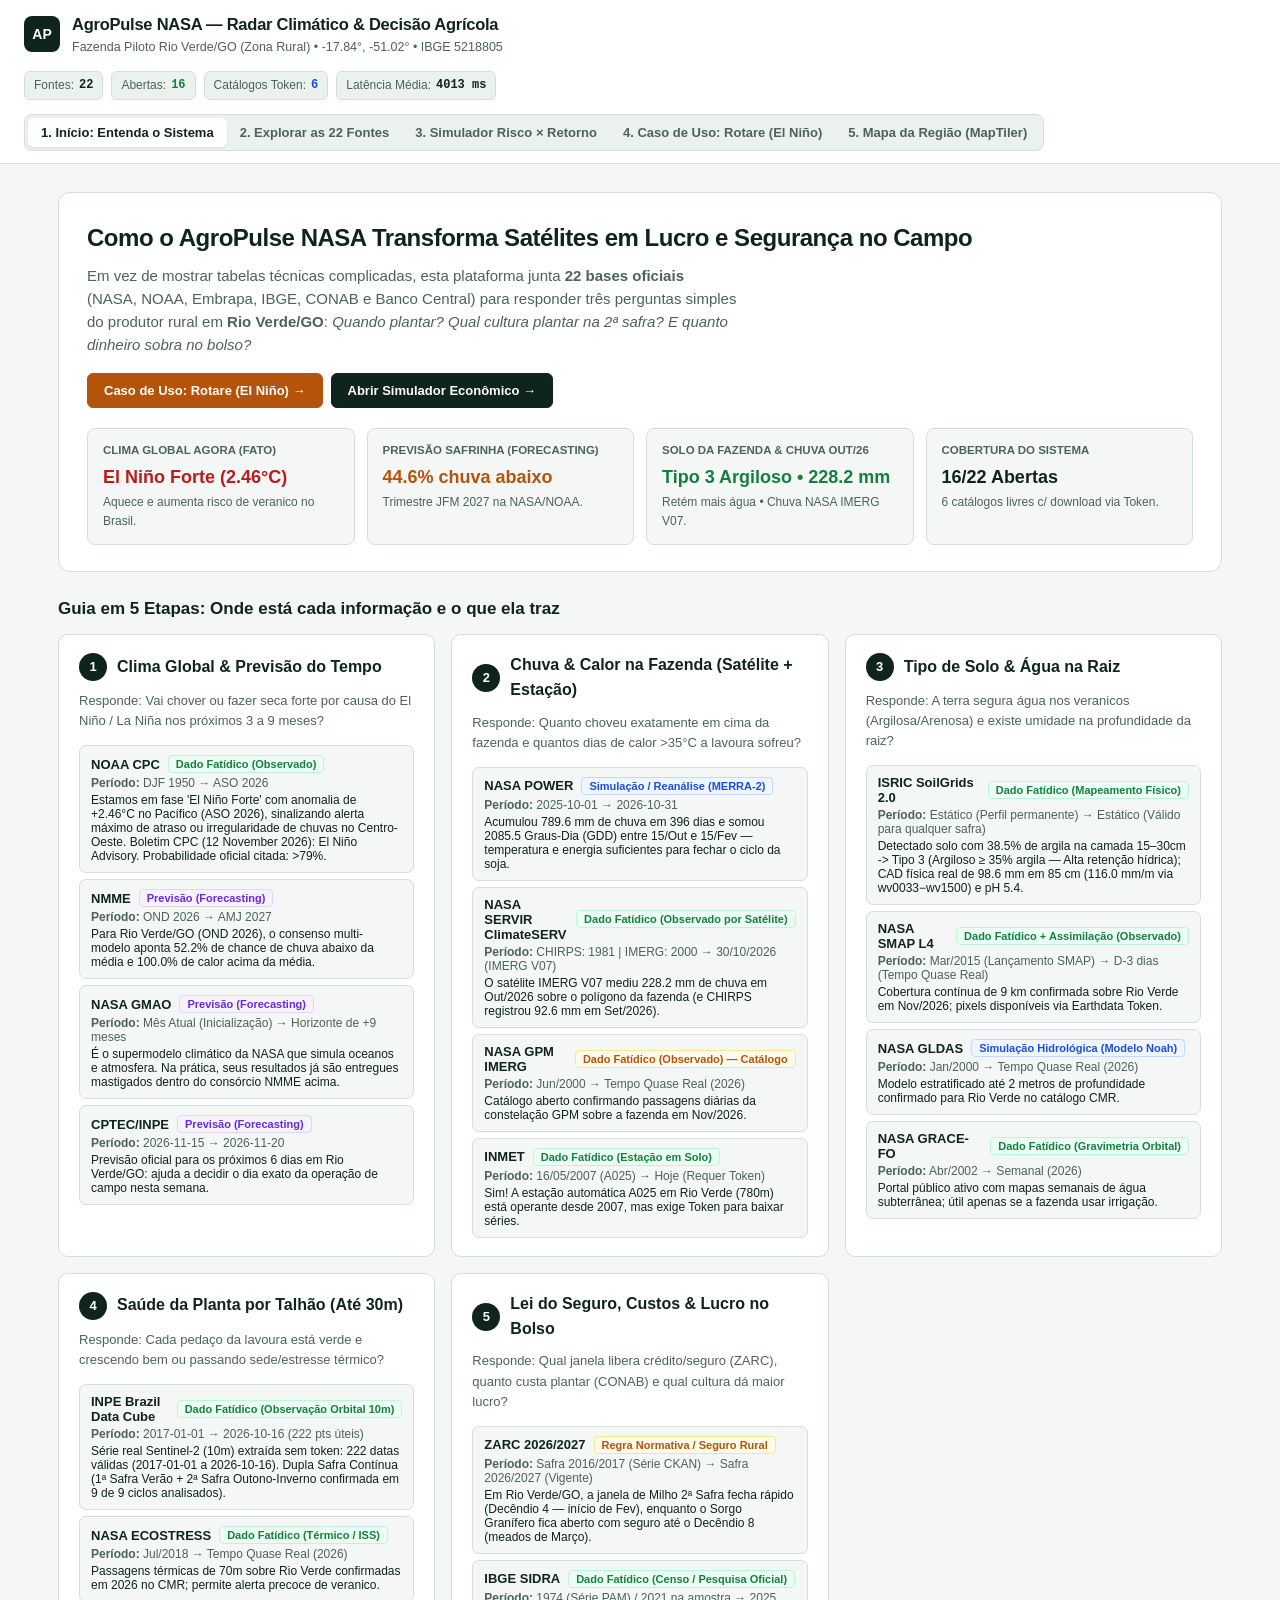
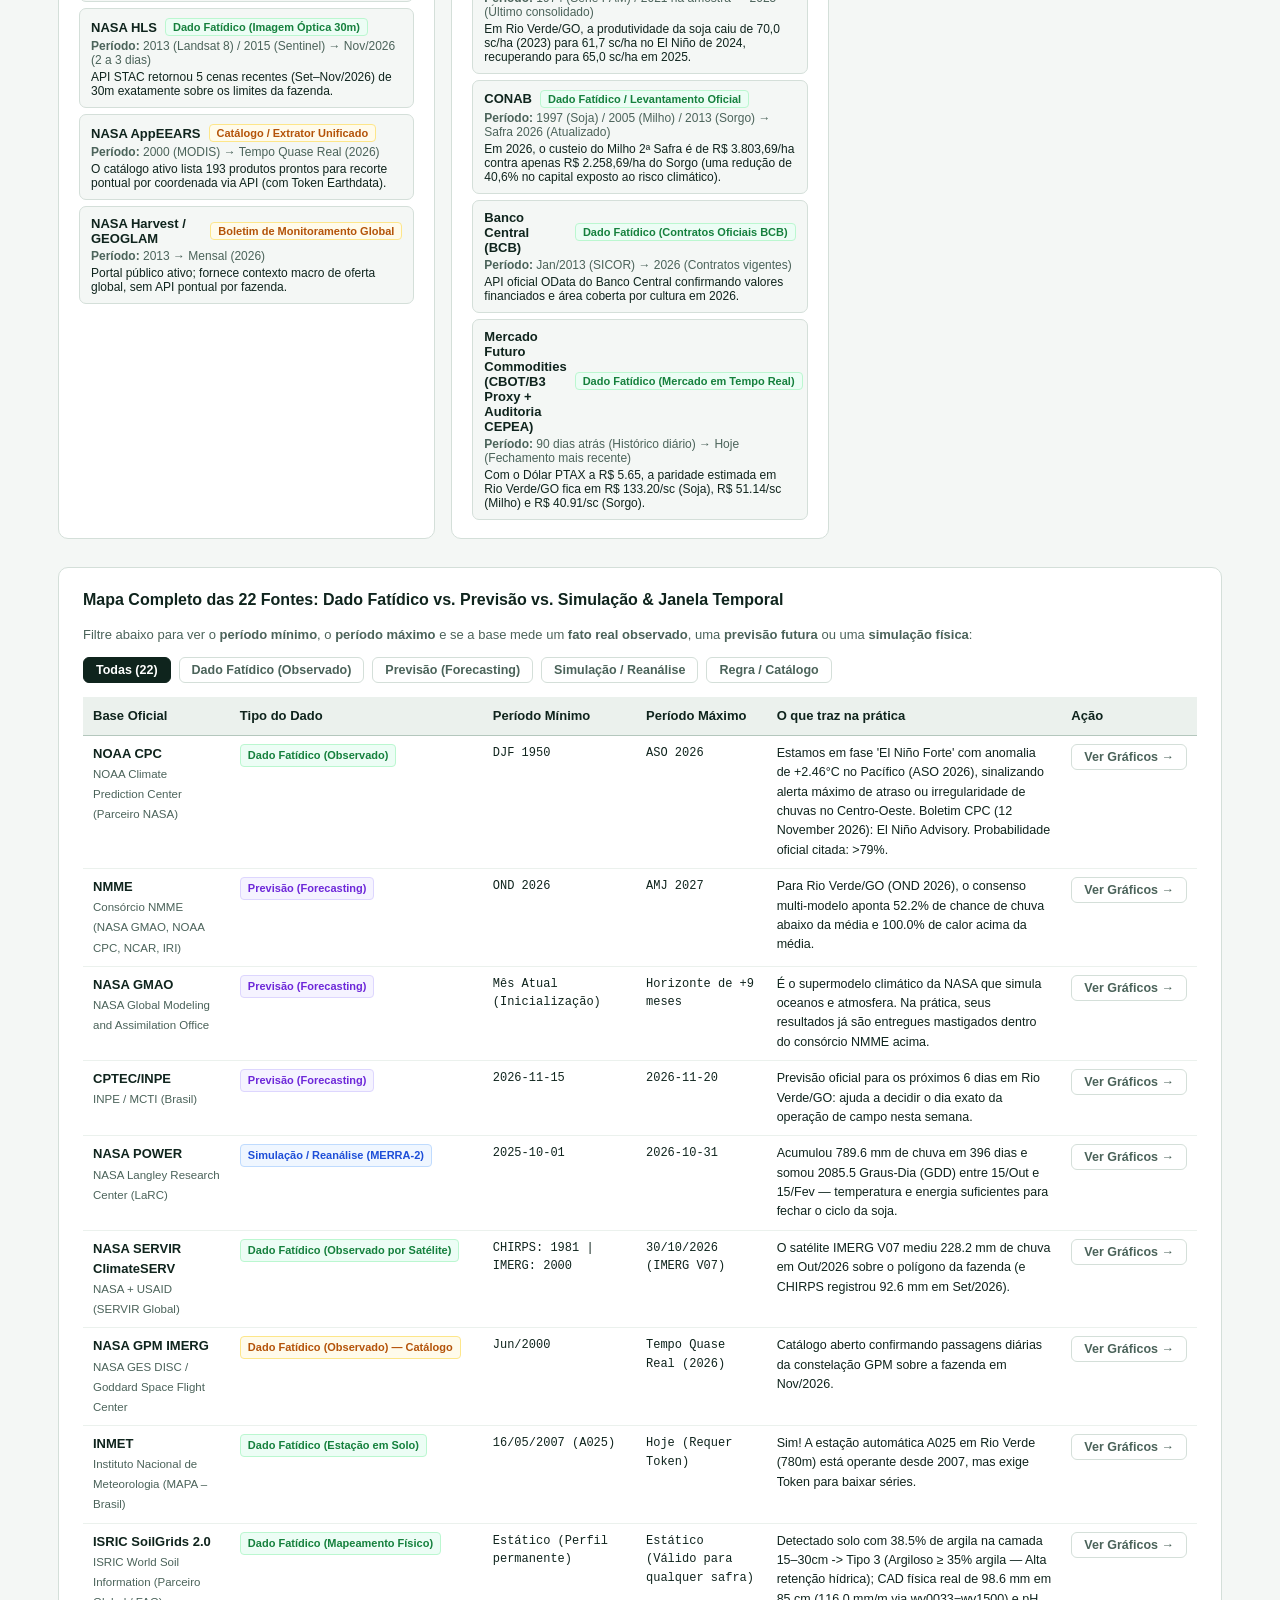
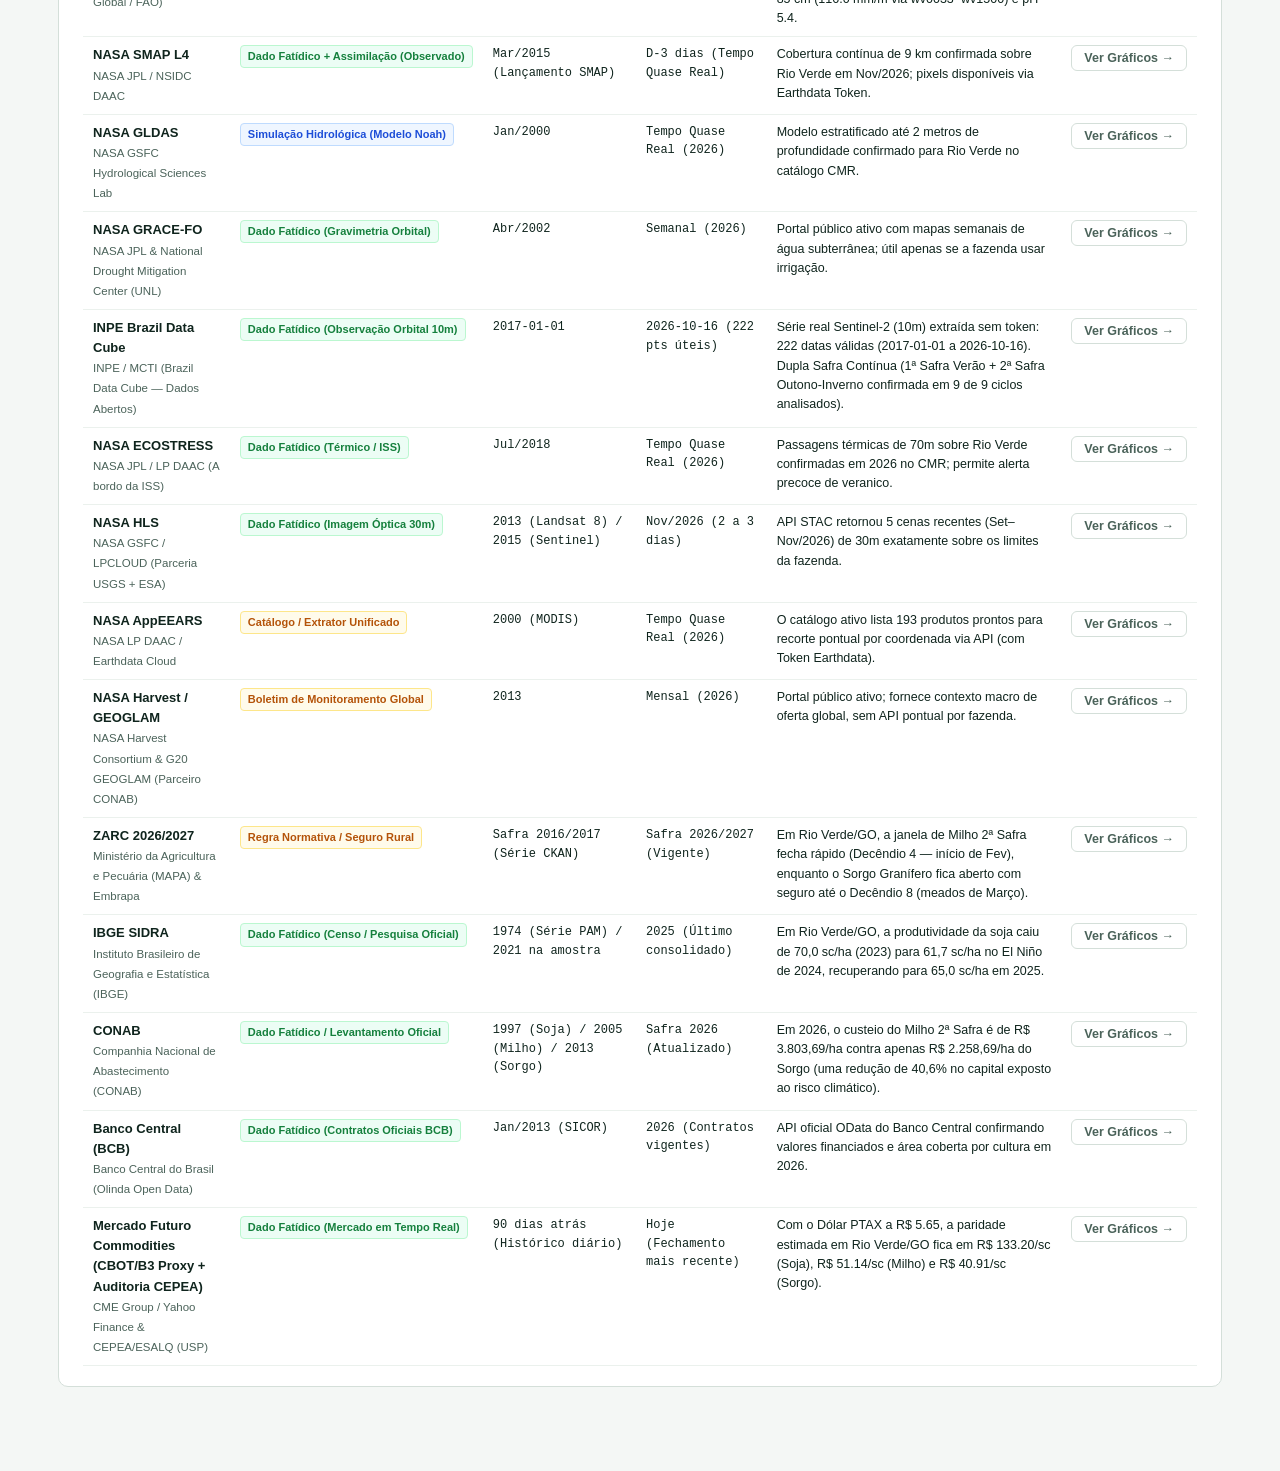
<file: index.html>
<!DOCTYPE html>
<html lang="pt-BR">
<head>
  <meta charset="UTF-8" />
  <meta http-equiv="refresh" content="0; url=frontend/index.html" />
  <title>AgroPulse NASA — Redirecionando...</title>
</head>
<body>
  <p>Redirecionando para o <a href="frontend/index.html">Observatório AgroPulse NASA</a>...</p>
</body>
</html>
</file>
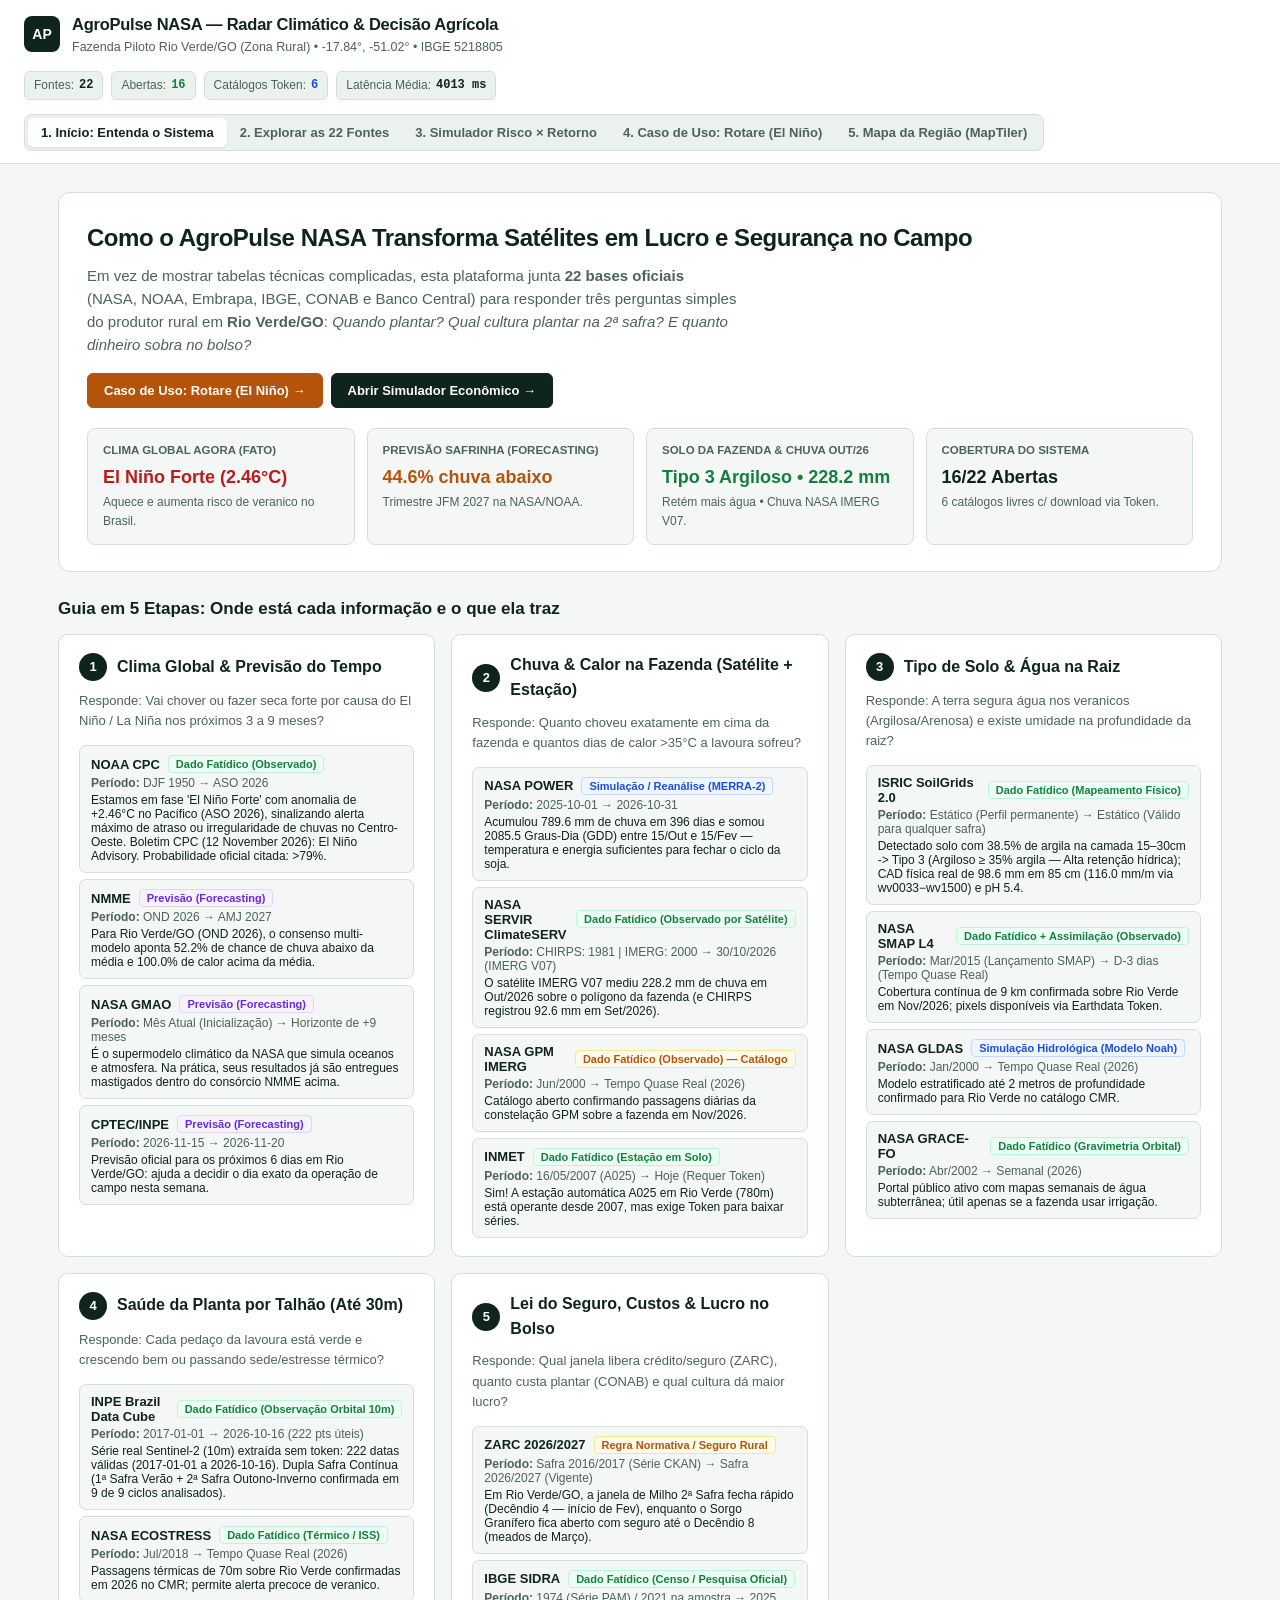
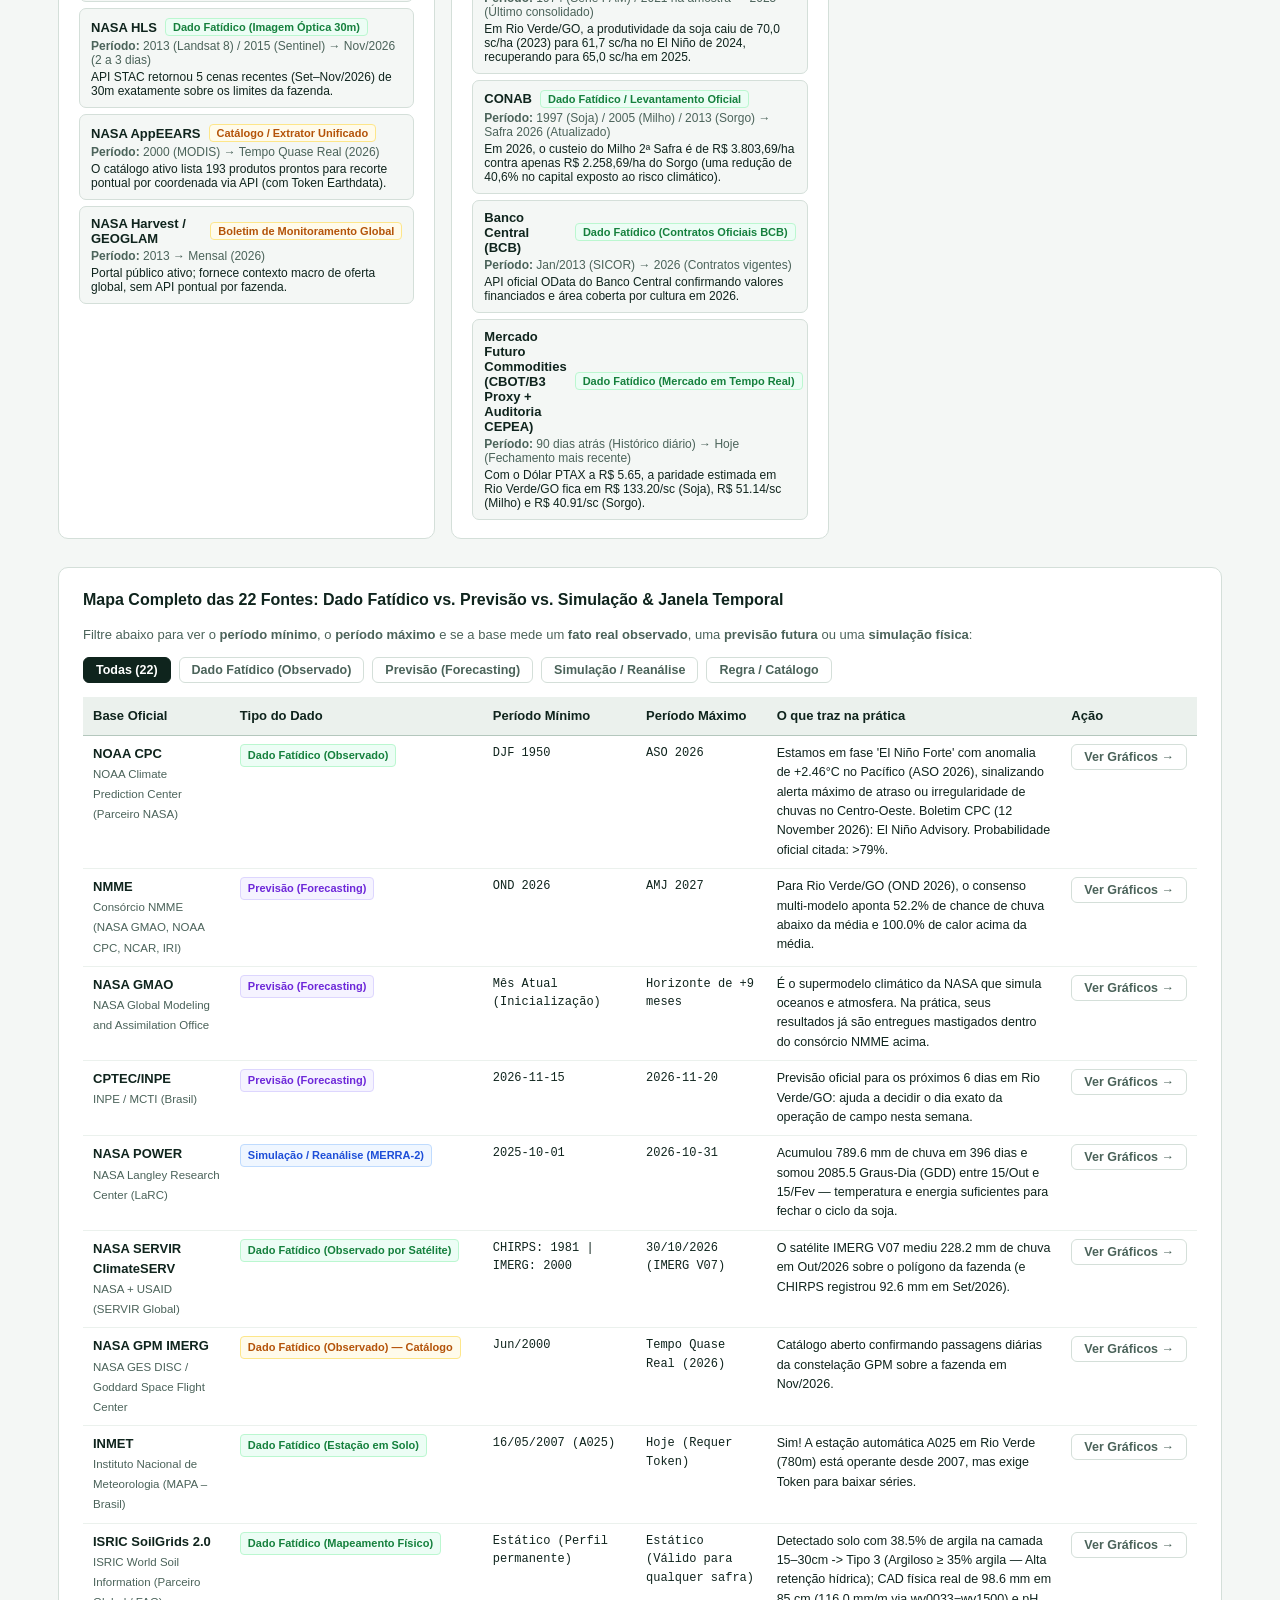
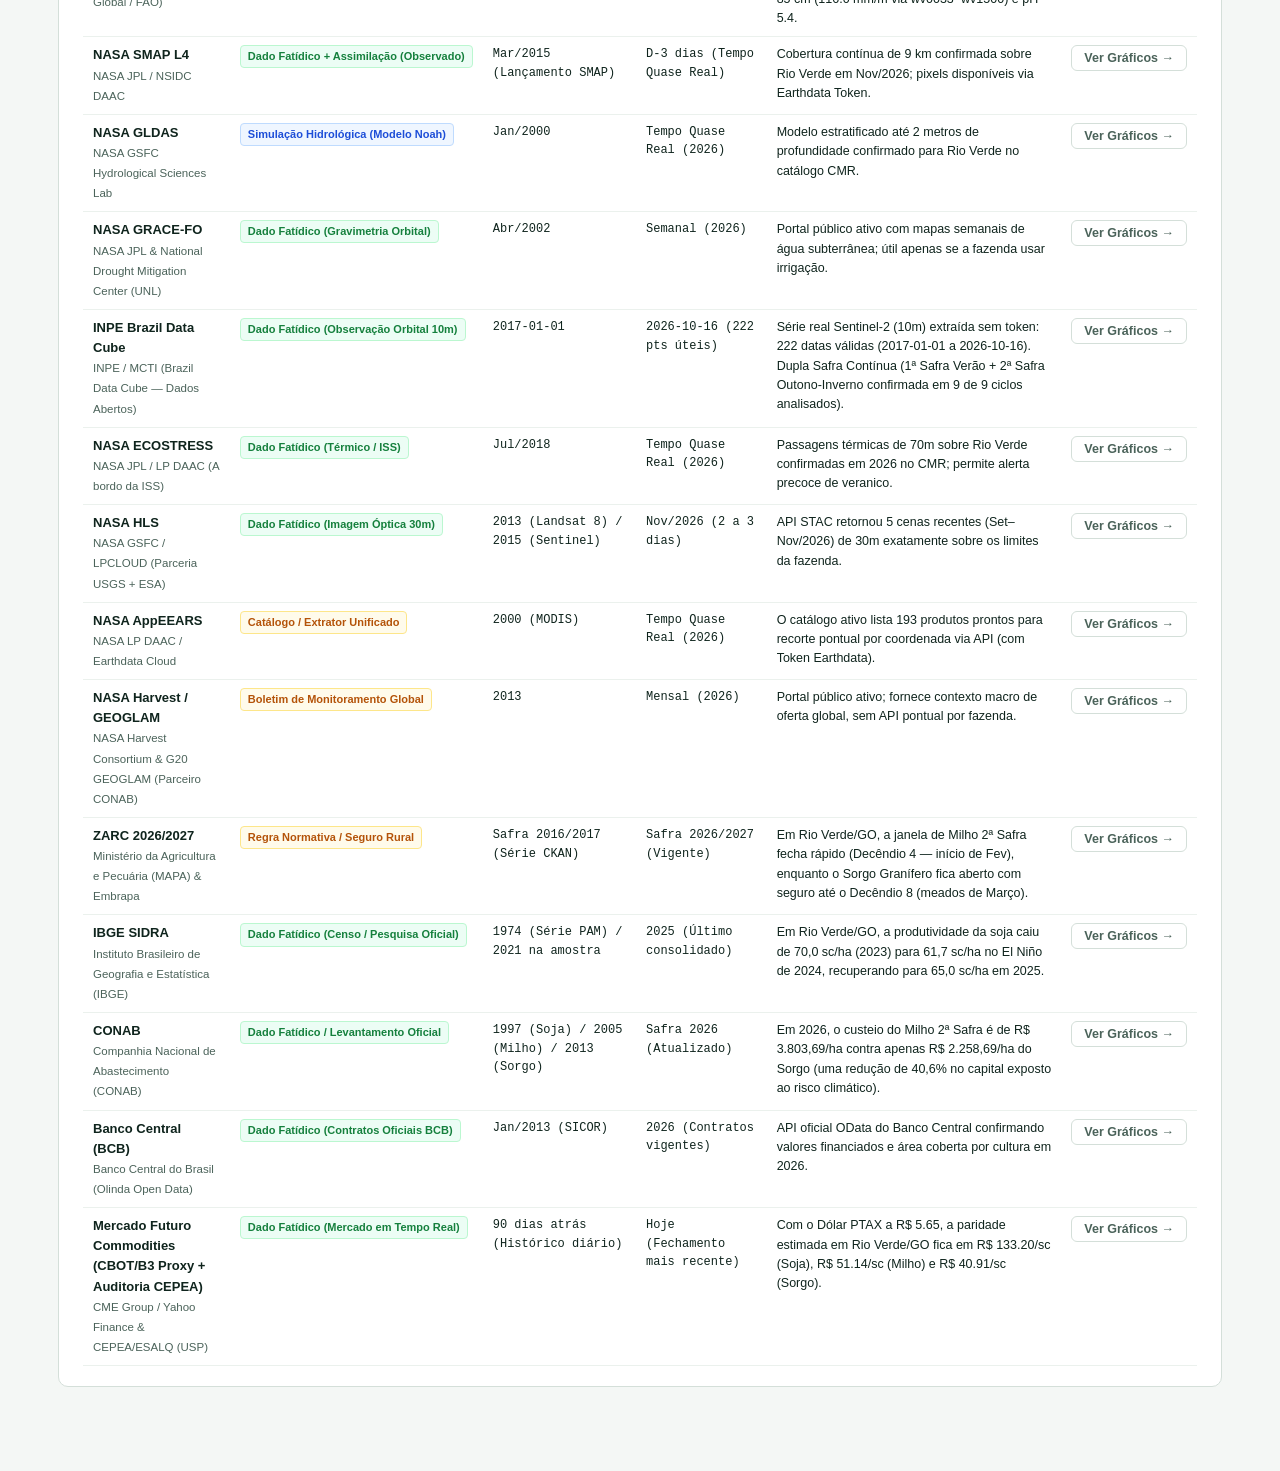
<file: frontend/index.html>
<!DOCTYPE html>
<html lang="pt-BR">
<head>
  <meta charset="UTF-8" />
  <meta name="viewport" content="width=device-width, initial-scale=1.0" />
  <title>AgroPulse NASA — Clima, El Niño e Decisão Agrícola</title>
  <link rel="stylesheet" href="styles.css" />
</head>
<body>
  <header class="topbar">
    <div class="brand">
      <div class="brand-mark">AP</div>
      <div>
        <h1 class="brand-title">AgroPulse NASA — Radar Climático &amp; Decisão Agrícola</h1>
        <p class="brand-sub" id="anchorLabel">Fazenda Piloto Rio Verde/GO (Zona Rural) • -17.84°, -51.02° • IBGE 5218805</p>
      </div>
    </div>

    <div class="topbar-controls">
      <div class="telemetry-strip" id="telemetryStrip"></div>
      <nav class="view-tabs" aria-label="Navegação principal">
        <button class="view-tab active" data-view="home">1. Início: Entenda o Sistema</button>
        <button class="view-tab" data-view="etl">2. Explorar as 22 Fontes</button>
        <button class="view-tab" data-view="simulator">3. Simulador Risco × Retorno</button>
        <button class="view-tab" data-view="rotare">4. Caso de Uso: Rotare (El Niño)</button>
        <button class="view-tab" data-view="maptiler">5. Mapa da Região (MapTiler)</button>
      </nav>
    </div>
  </header>

  <!-- PÁGINA INICIAL: VISÃO GERAL PARA QUALQUER PESSOA ENTENDER -->
  <section class="home-container" id="homeView"></section>

  <!-- EXPLORADOR DETALHADO DE CADA UMA DAS 22 BASES -->
  <main class="shell hidden" id="etlView">
    <aside class="sidebar">
      <input type="search" id="sourceFilter" class="sidebar-search" placeholder="Buscar base (ex: El Niño, Solo, Milho, ZARC)..." />
      <div id="sourceList"></div>
    </aside>

    <section class="stage" id="sourceStage">
      <div class="viz-card">Carregando dados do pipeline ETL...</div>
    </section>
  </main>

  <!-- SIMULADOR ECONÔMICO INTEGRADO -->
  <section class="sim-container hidden" id="simulatorView"></section>

  <!-- CASO DE USO ROTARE COM EL NIÑO -->
  <section class="home-container hidden" id="rotareView"></section>

  <!-- REQUISITOR DE MAPAS & IMAGENS DE REGIÃO (MAPTILER CLOUD) -->
  <section class="home-container hidden" id="maptilerView"></section>

  <!-- Bundle JS local para funcionar 100% no GitHub Pages, HTTP local e file:// -->
  <script src="maptiler_config.js"></script>
  <script src="bundle.js"></script>
  <script src="app.js"></script>
</body>
</html>
</file>
<file: frontend/styles.css>
:root {
  --bg: #f4f7f5;
  --surface: #ffffff;
  --surface-alt: #ebf1ed;
  --ink: #0f241d;
  --ink-muted: #4b635a;
  --border: #d4dfd9;
  --border-strong: #b4c7bd;
  --cobalt: #1d4ed8;
  --cobalt-soft: #eff6ff;
  --emerald: #15803d;
  --emerald-soft: #ecfdf5;
  --amber: #b45309;
  --amber-soft: #fffbeb;
  --crimson: #b91c1c;
  --crimson-soft: #fef2f2;
  --purple: #6d28d9;
  --purple-soft: #f5f3ff;
  --font-sans: "Plus Jakarta Sans", -apple-system, BlinkMacSystemFont, "Segoe UI", Roboto, sans-serif;
  --font-mono: "JetBrains Mono", ui-monospace, SFMono-Regular, Menlo, monospace;
}

*, *::before, *::after {
  box-sizing: border-box;
}

body {
  margin: 0;
  background: var(--bg);
  color: var(--ink);
  font-family: var(--font-sans);
  line-height: 1.55;
  -webkit-font-smoothing: antialiased;
}

.num, code, pre {
  font-family: var(--font-mono);
  font-variant-numeric: tabular-nums;
}

.hidden {
  display: none !important;
}

/* Topbar */
.topbar {
  background: var(--surface);
  border-bottom: 1px solid var(--border);
  padding: 12px 24px;
  display: flex;
  flex-wrap: wrap;
  align-items: center;
  justify-content: space-between;
  gap: 14px;
  position: sticky;
  top: 0;
  z-index: 30;
}

.brand {
  display: flex;
  align-items: center;
  gap: 12px;
}

.brand-mark {
  width: 36px;
  height: 36px;
  border-radius: 8px;
  background: var(--ink);
  color: #ffffff;
  display: grid;
  place-items: center;
  font-weight: 700;
  font-size: 14px;
}

.brand-title {
  margin: 0;
  font-size: 16.5px;
  font-weight: 700;
  letter-spacing: -0.015em;
}

.brand-sub {
  margin: 0;
  font-size: 12.5px;
  color: var(--ink-muted);
}

.topbar-controls {
  display: flex;
  align-items: center;
  gap: 14px;
  flex-wrap: wrap;
}

.telemetry-strip {
  display: flex;
  gap: 8px;
  font-size: 12px;
  color: var(--ink-muted);
}

.telemetry-pill {
  background: var(--surface-alt);
  border: 1px solid var(--border);
  padding: 4px 9px;
  border-radius: 6px;
  display: flex;
  align-items: center;
  gap: 5px;
}

.telemetry-pill strong {
  color: var(--ink);
  font-family: var(--font-mono);
}

.view-tabs {
  display: inline-flex;
  background: var(--surface-alt);
  padding: 3px;
  border-radius: 8px;
  border: 1px solid var(--border);
  flex-wrap: wrap;
}

.view-tab {
  border: none;
  background: transparent;
  padding: 7px 13px;
  border-radius: 6px;
  font-family: var(--font-sans);
  font-size: 13px;
  font-weight: 600;
  color: var(--ink-muted);
  cursor: pointer;
}

.view-tab.active {
  background: var(--surface);
  color: var(--ink);
  box-shadow: 0 1px 2px rgba(15, 36, 29, 0.08);
}

/* Home Landing Page */
.home-container {
  max-width: 1220px;
  margin: 0 auto;
  padding: 28px 28px 64px;
}

.hero-card {
  background: var(--surface);
  border: 1px solid var(--border);
  border-radius: 12px;
  padding: 26px 28px;
  margin-bottom: 24px;
}

.hero-card h2 {
  margin: 0 0 8px;
  font-size: 24px;
  letter-spacing: -0.02em;
}

.hero-lead {
  margin: 0;
  color: var(--ink-muted);
  font-size: 15px;
  max-width: 78ch;
}

.hero-highlights {
  display: grid;
  grid-template-columns: repeat(4, 1fr);
  gap: 12px;
  margin-top: 20px;
}

.highlight-box {
  background: var(--bg);
  border: 1px solid var(--border);
  border-radius: 8px;
  padding: 13px 15px;
}

.highlight-box .h-tag {
  font-size: 11.5px;
  font-weight: 700;
  color: var(--ink-muted);
}

.highlight-box .h-val {
  font-size: 18px;
  font-weight: 700;
  margin: 4px 0 2px;
}

.highlight-box .h-desc {
  font-size: 12px;
  color: var(--ink-muted);
}

.flow-grid {
  display: grid;
  grid-template-columns: repeat(auto-fit, minmax(340px, 1fr));
  gap: 16px;
  margin-bottom: 28px;
}

.flow-card {
  background: var(--surface);
  border: 1px solid var(--border);
  border-radius: 10px;
  padding: 18px 20px;
  display: flex;
  flex-direction: column;
  gap: 10px;
}

.flow-card-head {
  display: flex;
  align-items: center;
  gap: 10px;
}

.step-num {
  width: 28px;
  height: 28px;
  border-radius: 50%;
  background: var(--ink);
  color: #fff;
  display: grid;
  place-items: center;
  font-size: 13px;
  font-weight: 700;
  flex-shrink: 0;
}

.flow-card h3 {
  margin: 0;
  font-size: 16px;
}

.flow-chips {
  display: flex;
  flex-direction: column;
  gap: 6px;
  margin-top: 4px;
}

.flow-chip {
  text-align: left;
  border: 1px solid var(--border);
  background: var(--bg);
  border-radius: 7px;
  padding: 9px 11px;
  cursor: pointer;
  font-family: var(--font-sans);
  display: flex;
  flex-direction: column;
  gap: 3px;
}

.flow-chip:hover {
  border-color: var(--cobalt);
  background: var(--cobalt-soft);
}

.flow-chip-top {
  display: flex;
  justify-content: space-between;
  align-items: center;
  gap: 8px;
  font-size: 13px;
  font-weight: 700;
  color: var(--ink);
}

.flow-chip-sub {
  font-size: 12px;
  color: var(--ink-muted);
}

/* Natureza Badges */
.nature-pill {
  display: inline-block;
  padding: 2px 7px;
  border-radius: 4px;
  font-size: 11px;
  font-weight: 700;
  white-space: nowrap;
}

.nat-fact { background: var(--emerald-soft); color: var(--emerald); border: 1px solid #bbf7d0; }
.nat-fcst { background: var(--purple-soft); color: var(--purple); border: 1px solid #ddd6fe; }
.nat-sim { background: var(--cobalt-soft); color: var(--cobalt); border: 1px solid #bfdbfe; }
.nat-rule { background: var(--amber-soft); color: var(--amber); border: 1px solid #fde68a; }

.filter-pills {
  display: flex;
  gap: 8px;
  flex-wrap: wrap;
  margin-bottom: 14px;
}

.filter-pill {
  border: 1px solid var(--border);
  background: var(--surface);
  padding: 5px 12px;
  border-radius: 6px;
  font-size: 12.5px;
  font-weight: 600;
  cursor: pointer;
  color: var(--ink-muted);
}

.filter-pill.active {
  background: var(--ink);
  color: #fff;
  border-color: var(--ink);
}

/* Main Shell */
.shell {
  display: grid;
  grid-template-columns: 330px 1fr;
  min-height: calc(100vh - 67px);
}

.sidebar {
  background: var(--surface);
  border-right: 1px solid var(--border);
  padding: 16px 12px;
  overflow-y: auto;
  max-height: calc(100vh - 67px);
  position: sticky;
  top: 67px;
}

.sidebar-search {
  width: 100%;
  padding: 8px 10px;
  border: 1px solid var(--border);
  border-radius: 6px;
  font-family: var(--font-sans);
  font-size: 13px;
  margin-bottom: 14px;
  background: var(--bg);
}

.layer-group { margin-bottom: 16px; }

.layer-heading {
  font-size: 11.5px;
  font-weight: 700;
  color: var(--ink-muted);
  padding: 4px 8px;
  margin: 0 0 4px 0;
  border-bottom: 1px solid var(--surface-alt);
}

.source-btn {
  width: 100%;
  text-align: left;
  border: 1px solid transparent;
  background: transparent;
  padding: 8px 10px;
  border-radius: 6px;
  cursor: pointer;
  display: flex;
  flex-direction: column;
  gap: 3px;
  margin-bottom: 2px;
  font-family: var(--font-sans);
}

.source-btn:hover { background: var(--bg); }
.source-btn.active { background: var(--cobalt-soft); border-color: #bfdbfe; }

.source-btn-top {
  display: flex;
  align-items: center;
  justify-content: space-between;
  gap: 6px;
  width: 100%;
}

.source-btn-name {
  font-size: 13px;
  font-weight: 600;
  color: var(--ink);
  white-space: nowrap;
  overflow: hidden;
  text-overflow: ellipsis;
}

.source-btn-meta {
  display: flex;
  align-items: center;
  justify-content: space-between;
  font-size: 11px;
  color: var(--ink-muted);
}

.dot { width: 8px; height: 8px; border-radius: 50%; flex-shrink: 0; }
.dot.open { background: var(--emerald); }
.dot.discovery { background: var(--cobalt); }
.dot.partial { background: var(--amber); }
.dot.error { background: var(--crimson); }

/* Stage */
.stage {
  padding: 24px 32px 48px;
  max-width: 1160px;
  width: 100%;
}

.source-header {
  background: var(--surface);
  border: 1px solid var(--border);
  border-radius: 10px;
  padding: 20px 24px;
  margin-bottom: 20px;
}

.source-title-row {
  display: flex;
  justify-content: space-between;
  align-items: flex-start;
  gap: 16px;
  flex-wrap: wrap;
}

.source-title { margin: 0; font-size: 21px; font-weight: 700; letter-spacing: -0.02em; }
.source-provider { margin: 3px 0 0; font-size: 13.5px; color: var(--ink-muted); }

/* Caixa em Linguagem Humana */
.plain-box {
  margin-top: 14px;
  background: var(--emerald-soft);
  border: 1px solid #bbf7d0;
  border-radius: 8px;
  padding: 13px 16px;
}

.plain-box-q {
  font-size: 12.5px;
  font-weight: 700;
  color: var(--emerald);
  margin-bottom: 4px;
}

.plain-box-a {
  font-size: 14px;
  color: var(--ink);
  margin: 0;
}

.period-strip {
  display: flex;
  gap: 10px;
  flex-wrap: wrap;
  margin-top: 12px;
  align-items: center;
}

.period-pill {
  background: var(--surface-alt);
  border: 1px solid var(--border);
  border-radius: 6px;
  padding: 4px 10px;
  font-size: 12px;
}

.source-url {
  display: inline-block;
  margin-top: 10px;
  font-family: var(--font-mono);
  font-size: 11.5px;
  color: var(--cobalt);
  background: var(--cobalt-soft);
  padding: 4px 8px;
  border-radius: 4px;
  text-decoration: none;
  word-break: break-all;
}

.status-badge {
  padding: 5px 10px;
  border-radius: 6px;
  font-size: 12px;
  font-weight: 700;
  display: inline-flex;
  align-items: center;
  gap: 6px;
  white-space: nowrap;
}

.status-badge.open { background: var(--emerald-soft); color: var(--emerald); border: 1px solid #bbf7d0; }
.status-badge.discovery { background: var(--cobalt-soft); color: var(--cobalt); border: 1px solid #bfdbfe; }
.status-badge.partial { background: var(--amber-soft); color: var(--amber); border: 1px solid #fde68a; }
.status-badge.error { background: var(--crimson-soft); color: var(--crimson); border: 1px solid #fecaca; }

.audit-grid {
  display: grid;
  grid-template-columns: repeat(4, 1fr);
  gap: 10px;
  margin-top: 16px;
  padding-top: 14px;
  border-top: 1px solid var(--surface-alt);
}

.audit-cell {
  background: var(--bg);
  border: 1px solid var(--border);
  border-radius: 8px;
  padding: 10px 12px;
}

.audit-label { font-size: 11px; font-weight: 700; color: var(--ink-muted); margin-bottom: 3px; }
.audit-val { font-size: 12.5px; font-weight: 600; color: var(--ink); }
.audit-sub { font-size: 11.5px; color: var(--ink-muted); margin-top: 2px; }

.note-banner {
  margin-top: 12px;
  background: var(--amber-soft);
  border-left: 4px solid var(--amber);
  padding: 10px 14px;
  border-radius: 0 8px 8px 0;
  font-size: 13px;
  color: #78350f;
}

/* Visualization Panel */
.viz-card {
  background: var(--surface);
  border: 1px solid var(--border);
  border-radius: 10px;
  padding: 20px 24px;
  margin-bottom: 20px;
}

.viz-card h3 { margin: 0 0 12px; font-size: 16px; font-weight: 700; }

.kpi-row {
  display: grid;
  grid-template-columns: repeat(auto-fit, minmax(165px, 1fr));
  gap: 10px;
  margin-bottom: 16px;
}

.kpi-box {
  background: var(--bg);
  border: 1px solid var(--border);
  border-radius: 8px;
  padding: 11px 13px;
}

.kpi-box .k-lbl { font-size: 12px; color: var(--ink-muted); }
.kpi-box .k-val { font-size: 18px; font-weight: 700; font-family: var(--font-mono); margin-top: 2px; }

/* Tables */
.data-table { width: 100%; border-collapse: collapse; font-size: 13px; }
.data-table th {
  text-align: left;
  padding: 9px 10px;
  background: var(--surface-alt);
  border-bottom: 1px solid var(--border-strong);
  font-weight: 700;
}
.data-table td { padding: 8px 10px; border-bottom: 1px solid var(--surface-alt); vertical-align: top; }

/* Custom Visual Components */
.pipeline-steps {
  display: grid;
  grid-template-columns: repeat(auto-fit, minmax(190px, 1fr));
  gap: 10px;
  margin: 14px 0;
}

.p-step {
  background: var(--bg);
  border: 1px solid var(--border);
  border-radius: 8px;
  padding: 12px;
}

.p-step strong { display: block; font-size: 13px; margin-bottom: 4px; }
.p-step span { font-size: 12px; color: var(--ink-muted); }

/* 7-Day Weather Strip */
.weather-strip {
  display: grid;
  grid-template-columns: repeat(auto-fit, minmax(120px, 1fr));
  gap: 10px;
}

.w-day {
  background: var(--bg);
  border: 1px solid var(--border);
  border-radius: 8px;
  padding: 12px;
  text-align: center;
}

.w-temp-bar {
  height: 8px;
  border-radius: 4px;
  background: linear-gradient(90deg, #3b82f6, #f59e0b);
  margin: 8px 0;
}

/* Progress Meter */
.progress-track {
  height: 22px;
  background: var(--surface-alt);
  border-radius: 6px;
  overflow: hidden;
  border: 1px solid var(--border);
  margin: 8px 0;
}

.progress-fill {
  height: 100%;
  background: var(--emerald);
  color: #fff;
  font-size: 11.5px;
  font-weight: 700;
  display: flex;
  align-items: center;
  padding-left: 10px;
}

/* ZARC 36-Decendio Calendar */
.zarc-matrix { display: flex; flex-direction: column; gap: 12px; }
.zarc-row { border: 1px solid var(--border); border-radius: 8px; padding: 12px 14px; }
.zarc-row-head { display: flex; justify-content: space-between; align-items: center; margin-bottom: 8px; flex-wrap: wrap; gap: 8px; }
.dec-grid { display: grid; grid-template-columns: repeat(36, 1fr); gap: 2px; }
.dec-cell { height: 22px; border-radius: 2px; display: grid; place-items: center; font-size: 9px; font-family: var(--font-mono); color: #fff; }
.dec-0 { background: #e2e8f0; color: #64748b; }
.dec-20 { background: #15803d; }
.dec-30 { background: #d97706; }
.dec-40 { background: #dc2626; }
.month-axis { display: grid; grid-template-columns: repeat(12, 1fr); font-size: 11px; color: var(--ink-muted); text-align: center; margin-top: 4px; font-weight: 600; }

/* NMME Terciles */
.tercile-row { display: grid; grid-template-columns: 110px 1fr; align-items: center; gap: 12px; margin-bottom: 10px; }
.tercile-bar { display: flex; height: 26px; border-radius: 6px; overflow: hidden; border: 1px solid var(--border); font-size: 11.5px; font-family: var(--font-mono); font-weight: 600; color: #fff; }
.t-below { background: #d97706; display: grid; place-items: center; }
.t-norm { background: #64748b; display: grid; place-items: center; }
.t-above { background: #1d4ed8; display: grid; place-items: center; }

/* Soil & Cost Stacked Bars */
.soil-stack { display: flex; height: 30px; border-radius: 6px; overflow: hidden; margin: 6px 0 12px; font-size: 11.5px; font-weight: 600; color: #fff; }

/* Horizontal Bar Chart */
.hbar-row { display: grid; grid-template-columns: 190px 1fr 110px; align-items: center; gap: 10px; margin-bottom: 8px; font-size: 12.5px; }
.hbar-track { background: var(--surface-alt); height: 18px; border-radius: 4px; overflow: hidden; }
.hbar-fill { height: 100%; background: var(--cobalt); border-radius: 4px; }

/* Raw Inspector */
.raw-details { background: var(--surface); border: 1px solid var(--border); border-radius: 10px; padding: 14px 20px; }
.raw-details summary { cursor: pointer; font-weight: 700; font-size: 13.5px; }
.raw-pre { background: #0f172a; color: #e2e8f0; padding: 14px; border-radius: 8px; overflow-x: auto; font-size: 12px; line-height: 1.45; margin-top: 12px; max-height: 360px; }

/* Simulator View */
.sim-container { max-width: 1180px; margin: 0 auto; padding: 24px 32px 60px; }
.scenario-grid { display: grid; grid-template-columns: repeat(3, 1fr); gap: 16px; margin-top: 18px; }
.scenario-card { background: var(--surface); border: 1px solid var(--border); border-radius: 10px; padding: 18px 20px; display: flex; flex-direction: column; gap: 10px; }
.scenario-card.recommended { border: 2px solid var(--emerald); box-shadow: 0 4px 14px rgba(21, 128, 61, 0.08); }

.svg-chart { width: 100%; height: auto; display: block; }

/* Caso de Uso: Rotare com El Niño */
.rotare-disclaimer {
  background: var(--amber-soft);
  border: 1px solid #fcd34d;
  border-left: 5px solid var(--amber);
  border-radius: 8px;
  padding: 12px 16px;
  font-size: 13px;
  color: #78350f;
  margin-bottom: 18px;
}

.el-nino-banner {
  background: linear-gradient(135deg, #fff1f2 0%, #fffbeb 100%);
  border: 1px solid #fecdd3;
  border-radius: 10px;
  padding: 18px 22px;
  margin-bottom: 18px;
}

.rotare-setup-grid {
  display: grid;
  grid-template-columns: 280px 1fr;
  gap: 18px;
  margin-bottom: 20px;
}

.talhao-card {
  background: var(--surface);
  border: 1px solid var(--border);
  border-radius: 10px;
  padding: 16px;
  display: flex;
  flex-direction: column;
  gap: 10px;
}

.talhao-polygon {
  background: #ecfdf5;
  border: 2px dashed var(--emerald);
  border-radius: 8px;
  padding: 16px;
  text-align: center;
  cursor: pointer;
  transition: all 0.15s ease;
}

.talhao-polygon:hover,
.talhao-polygon.selected {
  background: #dcfce7;
  border-style: solid;
  box-shadow: 0 2px 10px rgba(21, 128, 61, 0.14);
}

.rotare-form-grid {
  display: grid;
  grid-template-columns: repeat(3, 1fr);
  gap: 12px;
  margin-top: 10px;
}

.rotare-field label {
  display: block;
  font-size: 12px;
  font-weight: 700;
  color: var(--ink-muted);
  margin-bottom: 4px;
}

.rotare-field select {
  width: 100%;
  padding: 8px 10px;
  border-radius: 6px;
  border: 1px solid var(--border-strong);
  background: var(--bg);
  font-family: var(--font-sans);
  font-size: 13px;
  font-weight: 600;
  color: var(--ink);
}

.stress-toolbar {
  display: flex;
  flex-wrap: wrap;
  align-items: center;
  justify-content: space-between;
  gap: 14px;
  background: var(--surface);
  border: 1px solid var(--border);
  border-radius: 10px;
  padding: 16px 20px;
  margin-bottom: 18px;
}

.rank-badge {
  display: inline-flex;
  align-items: center;
  gap: 5px;
  padding: 3px 9px;
  border-radius: 999px;
  font-size: 11.5px;
  font-weight: 700;
}
.rank-1 { background: var(--emerald-soft); color: var(--emerald); border: 1px solid #86efac; }
.rank-2 { background: var(--cobalt-soft); color: var(--cobalt); border: 1px solid #bfdbfe; }
.rank-3 { background: var(--crimson-soft); color: var(--crimson); border: 1px solid #fecaca; }

.soil-notes-row {
  display: grid;
  grid-template-columns: repeat(3, 1fr);
  gap: 6px;
  background: var(--bg);
  border: 1px solid var(--border);
  border-radius: 8px;
  padding: 8px 10px;
  font-size: 11.5px;
}

.four-blocks {
  display: grid;
  gap: 8px;
  border-top: 1px solid var(--surface-alt);
  padding-top: 10px;
}

.block-item {
  background: var(--bg);
  border-radius: 6px;
  padding: 8px 10px;
  font-size: 12.5px;
  border-left: 3px solid var(--border-strong);
}
.block-item strong { display: block; font-size: 11.5px; margin-bottom: 2px; }
.block-why { border-left-color: var(--cobalt); }
.block-pro { border-left-color: var(--emerald); }
.block-risk { border-left-color: var(--crimson); }
.block-unknown { border-left-color: var(--purple); background: var(--purple-soft); }

@media (max-width: 980px) {
  .shell { grid-template-columns: 1fr; }
  .sidebar { max-height: 300px; position: static; }
  .audit-grid, .hero-highlights, .rotare-setup-grid, .rotare-form-grid { grid-template-columns: 1fr; }
  .scenario-grid { grid-template-columns: 1fr; }
  .hbar-row { grid-template-columns: 120px 1fr 90px; }
  .maptiler-grid, .maptiler-multi { grid-template-columns: 1fr !important; }
}

/* MapTiler Region Image Studio */
.maptiler-grid {
  display: grid;
  grid-template-columns: 380px 1fr;
  gap: 18px;
  align-items: start;
}

.maptiler-input {
  width: 100%;
  padding: 8px 10px;
  border-radius: 6px;
  border: 1px solid var(--border-strong);
  background: var(--bg);
  font-family: var(--font-sans);
  font-size: 13px;
  color: var(--ink);
}

.maptiler-img-frame {
  background: #0f172a;
  border-radius: 10px;
  overflow: hidden;
  border: 1px solid var(--border);
  min-height: 320px;
  display: grid;
  place-items: center;
  position: relative;
}

.maptiler-img-frame img {
  display: block;
  width: 100%;
  height: auto;
  max-height: 580px;
  object-fit: contain;
}

.maptiler-multi {
  display: grid;
  grid-template-columns: repeat(3, 1fr);
  gap: 12px;
  margin-top: 14px;
}

.maptiler-thumb {
  background: var(--surface);
  border: 1px solid var(--border);
  border-radius: 8px;
  overflow: hidden;
}

.maptiler-thumb img {
  width: 100%;
  display: block;
  height: auto;
}

.maptiler-thumb-cap {
  padding: 6px 10px;
  font-size: 12px;
  font-weight: 700;
  border-top: 1px solid var(--border);
  display: flex;
  justify-content: space-between;
}
</file>
